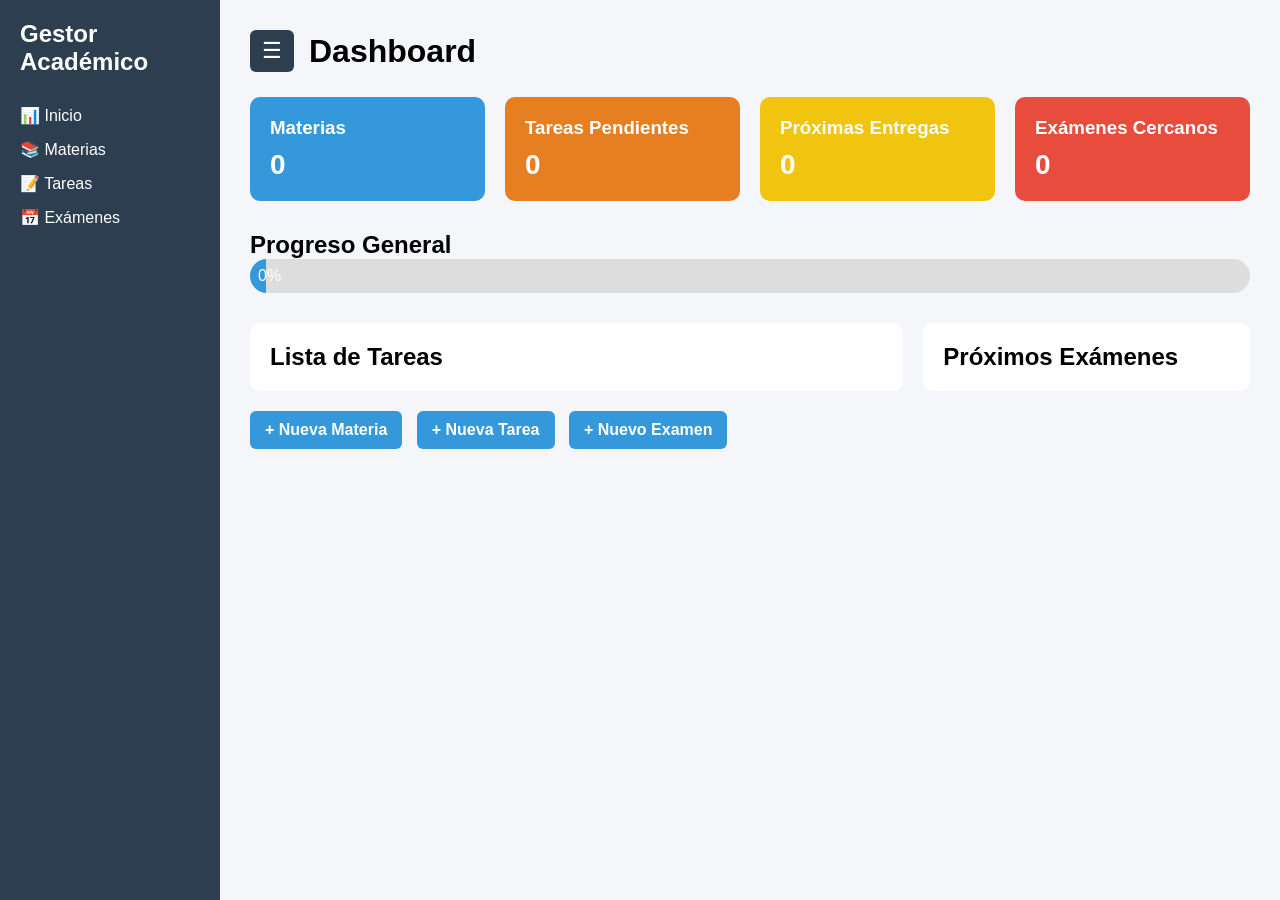
<file: index.html>
<!DOCTYPE html>
<html lang="es">
<head>
    <meta charset="UTF-8">
    <title>Gestor Académico</title>
    <link rel="stylesheet" href="styles.css">
</head>
<body>

<div class="container">

    <!-- Sidebar -->
    <aside class="sidebar">
        <h2>Gestor Académico</h2>
        <ul>
            <li><a href="index.html">📊 Inicio</a></li>
            <li><a href="materias.html">📚 Materias</a></li>
            <li><a href="tareas.html">📝 Tareas</a></li>
            <li><a href="examenes.html">📅 Exámenes</a></li>
        </ul>
    </aside>

    <!-- Main -->
    <main class="main">

        <div class="top-bar">
            <button class="menu-toggle" onclick="toggleMenu()">☰</button>
            <h1>Dashboard</h1>
        </div>

        <!-- Tarjetas resumen -->
        <div class="cards">
            <div class="card blue">
                <h3>Materias</h3>
                <p id="totalMaterias">0</p>
            </div>

            <div class="card orange">
                <h3>Tareas Pendientes</h3>
                <p id="tareasPendientes">0</p>
            </div>

            <div class="card yellow">
                <h3>Próximas Entregas</h3>
                <p id="proximasTareas">0</p>
            </div>

            <div class="card red">
                <h3>Exámenes Cercanos</h3>
                <p id="examenesCercanos">0</p>
            </div>
        </div>

        <!-- Progreso -->
        <div class="progress-container">
            <h2>Progreso General</h2>
            <div class="progress-bar">
                <div class="progress" id="barraProgreso">0%</div>
            </div>
        </div>

        <!-- Sección inferior -->
        <div class="bottom">

            <div class="tasks">
                <h2>Lista de Tareas</h2>
                <div id="listaDashboardTareas"></div>
            </div>

            <div class="exams">
                <h2>Próximos Exámenes</h2>
                <div id="listaDashboardExamenes"></div>
            </div>

        </div>

        <!-- BOTONES -->
        <div class="quick-access">
            <a href="materias.html" class="quick-btn">+ Nueva Materia</a>
            <a href="tareas.html" class="quick-btn">+ Nueva Tarea</a>
            <a href="examenes.html" class="quick-btn">+ Nuevo Examen</a>
        </div>

    </main>
</div>

<script src="app.js"></script>

</body>
</html>
</file>
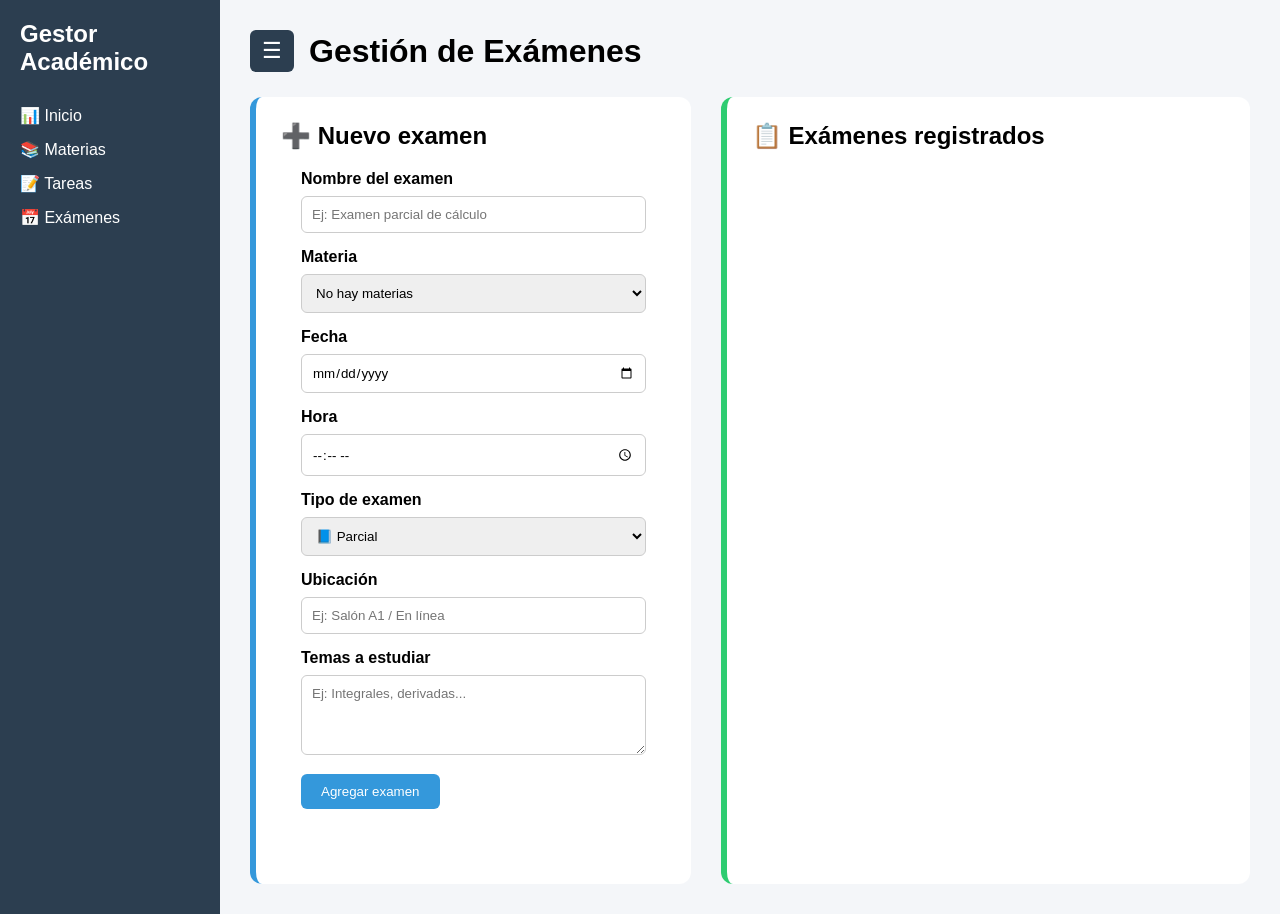
<file: examenes.html>
<!DOCTYPE html>
<html lang="es">
<head>
    <meta charset="UTF-8">
    <title>Exámenes</title>
    <link rel="stylesheet" href="styles.css">
</head>
<body>

<div class="container">

    <!-- Sidebar -->
    <aside class="sidebar">
        <h2>Gestor Académico</h2>
        <ul>
            <li><a href="index.html">📊 Inicio</a></li>
            <li><a href="materias.html">📚 Materias</a></li>
            <li><a href="tareas.html">📝 Tareas</a></li>
            <li><a href="examenes.html">📅 Exámenes</a></li>
        </ul>
    </aside>

    <!-- Main -->
    <main class="main">

        <div class="top-bar">
            <button class="menu-toggle" onclick="toggleMenu()">☰</button>
            <h1>Gestión de Exámenes</h1>
        </div>

        <div class="tareas-layout">

            <!-- FORMULARIO -->
            <div class="form-section">

                <h2>➕ Nuevo examen</h2>

                <div class="form">

                    <label>Nombre del examen</label>
                    <input type="text" id="nombreExamen" placeholder="Ej: Examen parcial de cálculo">

                    <label>Materia</label>
                    <!-- 🔥 CONECTADO A MATERIAS -->
                    <select id="materiaExamen"></select>

                    <label>Fecha</label>
                    <input type="date" id="fechaExamen">

                    <label>Hora</label>
                    <input type="time" id="horaExamen">

                    <label>Tipo de examen</label>
                    <select id="tipoExamen">
                        <option value="Parcial">📘 Parcial</option>
                        <option value="Final">🎓 Final</option>
                        <option value="Diagnóstico">📊 Diagnóstico</option>
                    </select>

                    <label>Ubicación</label>
                    <input type="text" id="ubicacionExamen" placeholder="Ej: Salón A1 / En línea">

                    <label>Temas a estudiar</label>
                    <textarea id="temasExamen" placeholder="Ej: Integrales, derivadas..."></textarea>

                    <button onclick="agregarExamen()">Agregar examen</button>

                </div>

            </div>

            <!-- LISTA -->
            <div class="lista-section">

                <h2>📋 Exámenes registrados</h2>

                <div id="listaExamenes"></div>

            </div>

        </div>

    </main>

</div>

<script src="app.js"></script>
</body>
</html>
</file>
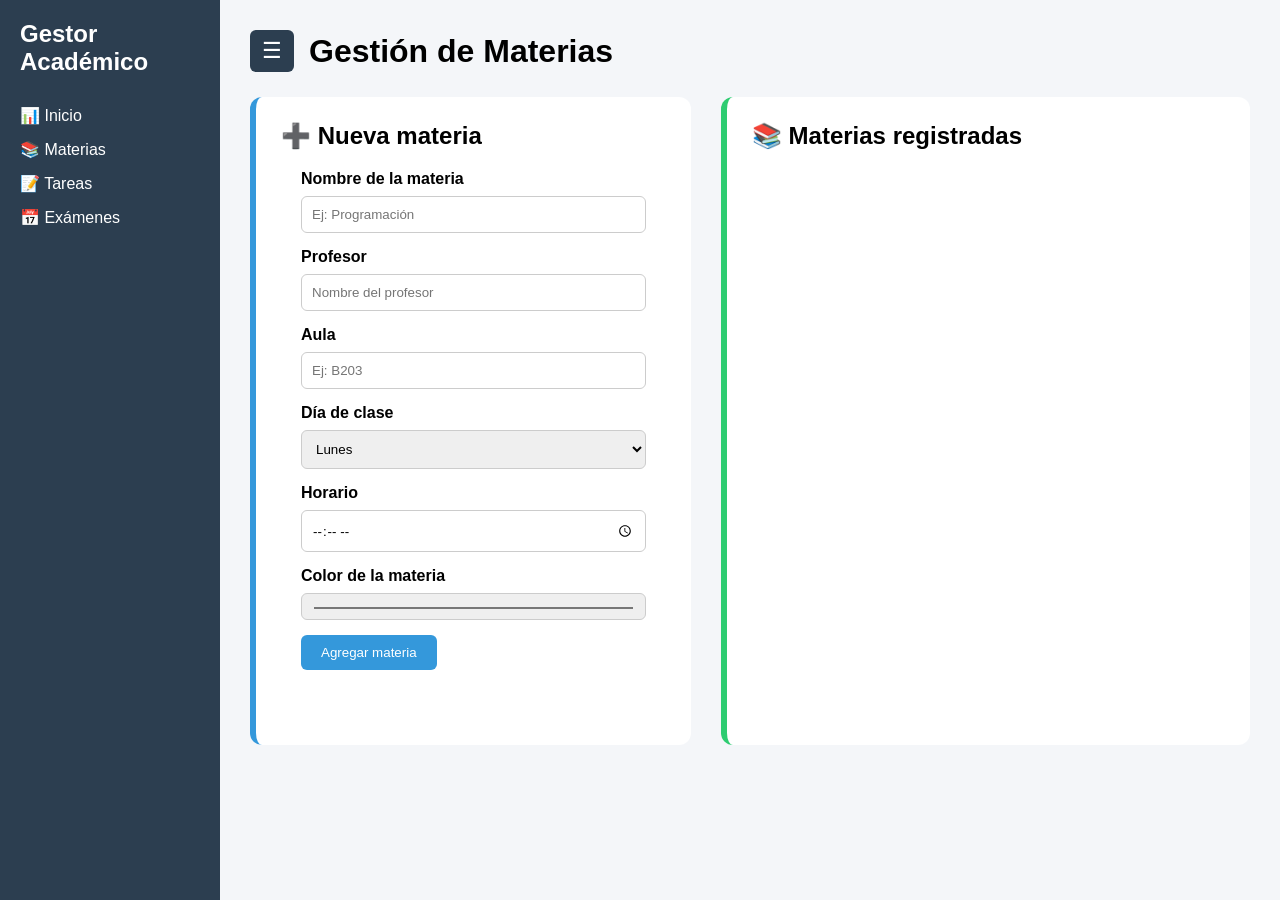
<file: materias.html>
<!DOCTYPE html>
<html lang="es">
<head>
<meta charset="UTF-8">
<title>Materias</title>
<link rel="stylesheet" href="styles.css">
</head>

<body>

<div class="container">

<!-- Sidebar -->
<aside class="sidebar">
<h2>Gestor Académico</h2>

<ul>
<li><a href="index.html">📊 Inicio</a></li>
<li><a href="materias.html">📚 Materias</a></li>
<li><a href="tareas.html">📝 Tareas</a></li>
<li><a href="examenes.html">📅 Exámenes</a></li>
</ul>

</aside>


<!-- Main -->
<main class="main">

<div class="top-bar">
<button class="menu-toggle" onclick="toggleMenu()">☰</button>
<h1>Gestión de Materias</h1>
</div>


<div class="tareas-layout">

<!-- FORMULARIO -->
<div class="form-section">

<h2>➕ Nueva materia</h2>

<div class="form">

<label>Nombre de la materia</label>
<input type="text" id="nombreMateria" placeholder="Ej: Programación">

<label>Profesor</label>
<input type="text" id="profesorMateria" placeholder="Nombre del profesor">

<label>Aula</label>
<input type="text" id="aulaMateria" placeholder="Ej: B203">

<label>Día de clase</label>
<select id="diaMateria">
<option value="Lunes">Lunes</option>
<option value="Martes">Martes</option>
<option value="Miércoles">Miércoles</option>
<option value="Jueves">Jueves</option>
<option value="Viernes">Viernes</option>
</select>

<label>Horario</label>
<input type="time" id="horaMateria">

<label>Color de la materia</label>
<input type="color" id="colorMateria">

<button onclick="agregarMateria()">Agregar materia</button>

</div>

</div>


<!-- LISTA -->
<div class="lista-section">

<h2>📚 Materias registradas</h2>

<div id="listaMaterias"></div>

</div>

</div>

</main>

</div>

<script src="app.js"></script>

</body>
</html>
</file>
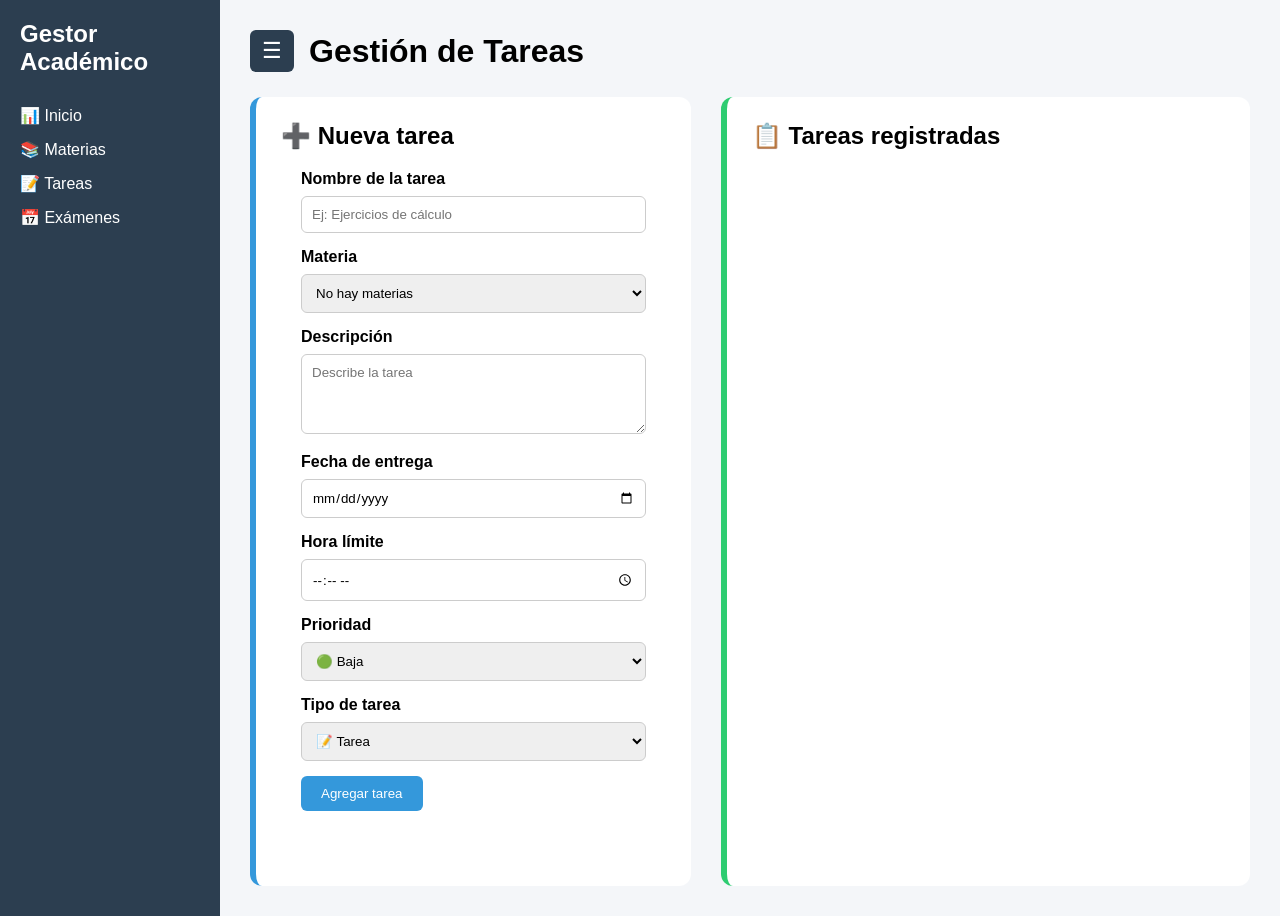
<file: tareas.html>
<!DOCTYPE html>
<html lang="es">
<head>
    <meta charset="UTF-8">
    <title>Tareas</title>
    <link rel="stylesheet" href="styles.css">
</head>
<body>

<div class="container">

    <!-- Sidebar -->
    <aside class="sidebar">
        <h2>Gestor Académico</h2>
        <ul>
            <li><a href="index.html">📊 Inicio</a></li>
            <li><a href="materias.html">📚 Materias</a></li>
            <li><a href="tareas.html">📝 Tareas</a></li>
            <li><a href="examenes.html">📅 Exámenes</a></li>
        </ul>
    </aside>

    <!-- Main -->
    <main class="main">

        <div class="top-bar">
            <button class="menu-toggle" onclick="toggleMenu()">☰</button>
            <h1>Gestión de Tareas</h1>
        </div>

        <div class="tareas-layout">

            <!-- FORMULARIO -->
            <div class="form-section">

                <h2>➕ Nueva tarea</h2>

                <div class="form">

                    <label>Nombre de la tarea</label>
                    <input type="text" id="nombreTarea" placeholder="Ej: Ejercicios de cálculo">

                    <label>Materia</label>
                    <!-- 🔥 CAMBIO IMPORTANTE -->
                    <select id="materiaTarea"></select>

                    <label>Descripción</label>
                    <textarea id="descripcionTarea" placeholder="Describe la tarea"></textarea>

                    <label>Fecha de entrega</label>
                    <input type="date" id="fechaTarea">

                    <label>Hora límite</label>
                    <input type="time" id="horaTarea">

                    <label>Prioridad</label>
                    <select id="prioridadTarea">
                        <option value="Baja">🟢 Baja</option>
                        <option value="Media">🟡 Media</option>
                        <option value="Alta">🔴 Alta</option>
                    </select>

                    <label>Tipo de tarea</label>
                    <select id="tipoTarea">
                        <option value="Tarea">📝 Tarea</option>
                        <option value="Proyecto">📦 Proyecto</option>
                        <option value="Investigación">📚 Investigación</option>
                    </select>

                    <button onclick="agregarTarea()">Agregar tarea</button>

                </div>

            </div>

            <!-- LISTA -->
            <div class="lista-section">

                <h2>📋 Tareas registradas</h2>

                <div id="listaTareas"></div>

            </div>

        </div>

    </main>

</div>

<script src="app.js"></script>
</body>
</html>
</file>
<file: styles.css>
* {
    margin: 0;
    padding: 0;
    box-sizing: border-box;
    font-family: Arial, sans-serif;
}

body {
    background-color: #f4f6f9;
}

.container {
    display: flex;
}

/* Sidebar */
.sidebar {
    width: 220px;
    background: #2c3e50;
    color: white;
    padding: 20px;
    min-height: 100vh;
    transition: 0.3s;
}

.sidebar.hidden {
    width: 0;
    padding: 0;
    overflow: hidden;
}

.sidebar h2 {
    margin-bottom: 30px;
}

.sidebar ul {
    list-style: none;
}

.sidebar li {
    margin: 15px 0;
    cursor: pointer;
}

/* Main */
.main {
    flex: 1;
    padding: 30px;
    transition: margin-left 0.3s ease;
}

.main.full {
    margin-left: -220px;
}

.cards {
    display: grid;
    grid-template-columns: repeat(4, 1fr);
    gap: 20px;
    margin: 20px 0;
}

.card {
    padding: 20px;
    border-radius: 10px;
    color: white;
}

.card h3 {
    margin-bottom: 10px;
}

.card p {
    font-size: 28px;
    font-weight: bold;
}

.blue { background: #3498db; }
.orange { background: #e67e22; }
.yellow { background: #f1c40f; }
.red { background: #e74c3c; }

/* Progreso */
.progress-container {
    margin: 30px 0;
}

.progress-bar {
    background: #ddd;
    border-radius: 20px;
    overflow: hidden;
}

.progress {
    background: #3498db;
    color: white;
    text-align: center;
    padding: 8px;
}

/* Sección inferior */
.bottom {
    display: grid;
    grid-template-columns: 2fr 1fr;
    gap: 20px;
}

.tasks, .exams {
    background: white;
    padding: 20px;
    border-radius: 10px;
}

.task {
    display: flex;
    justify-content: space-between;
    margin: 15px 0;
}

.badge {
    padding: 5px 10px;
    border-radius: 8px;
    font-size: 14px;
    color: white;
}

.yellow-badge { background: #f39c12; }
.red-badge { background: #e74c3c; }
.green-badge { background: #27ae60; }

.exam {
    margin: 15px 0;
}

.quick-access {
    margin: 20px 0 30px 0;
}

.quick-btn {
    display: inline-block;
    padding: 10px 15px;
    margin-right: 10px;
    background-color: #3498db;
    color: white;
    text-decoration: none;
    border-radius: 6px;
    font-weight: bold;
    transition: 0.2s ease;
}

.quick-btn:hover {
    background-color: #2980b9;
}

.sidebar a {
    color: white;
    text-decoration: none;
}

.sidebar a:hover {
    text-decoration: underline;
}

.form button {
    padding: 8px 15px;
    border: none;
    border-radius: 6px;
    background: #3498db;
    color: white;
    cursor: pointer;
}

.form button:hover {
    background: #2980b9;
}

.item button {
    float: right;
    background: #e74c3c;
    border: none;
    color: white;
    padding: 5px 8px;
    border-radius: 6px;
    cursor: pointer;
}

/* Barra superior */
.top-bar {
    display: flex;
    align-items: center;
    gap: 15px;
    margin-bottom: 25px;
}

/* Botón del menú */
.menu-toggle {
    font-size: 22px;
    background: #2c3e50;
    color: white;
    border: none;
    padding: 8px 12px;
    border-radius: 6px;
    cursor: pointer;
    transition: 0.3s;
}

.menu-toggle:hover {
    background: #1a252f;
}

/* FORMULARIO MEJORADO */

.form {
    background: white;
    padding: 20px;
    border-radius: 10px;
    margin-bottom: 30px;
}

.form input,
.form select,
.form textarea {
    width: 100%;
    padding: 10px;
    margin: 8px 0 15px 0;
    border-radius: 6px;
    border: 1px solid #ccc;
}

.form textarea {
    resize: vertical;
    height: 80px;
}

.form label {
    font-weight: bold;
}

.form button {
    padding: 10px 20px;
    border: none;
    border-radius: 6px;
    background: #3498db;
    color: white;
    cursor: pointer;
}

.form button:hover {
    background: #2980b9;
}

/* LAYOUT DE TAREAS */

.tareas-layout{
    display: grid;
    grid-template-columns: 1fr 1.2fr;
    gap: 30px;
    margin-top: 20px;
}

/* SECCION FORMULARIO */

.form-section{
    background: #ffffff;
    padding: 25px;
    border-radius: 12px;
    border-left: 6px solid #3498db;
}

/* SECCION LISTA */

.lista-section{
    background: #ffffff;
    padding: 25px;
    border-radius: 12px;
    border-left: 6px solid #2ecc71;
}

/* TARJETAS DE TAREAS */

#listaTareas .item{
    background: #f8f9fb;
    border-radius: 10px;
    padding: 15px;
    margin-bottom: 15px;
    border-left: 5px solid #3498db;
    transition: 0.2s;
}

#listaTareas .item:hover{
    transform: scale(1.02);
}

/* BOTON ELIMINAR */

#listaTareas button{
    background: #e74c3c;
    border: none;
    color: white;
    padding: 6px 10px;
    border-radius: 6px;
    cursor: pointer;
}

#listaTareas button:hover{
    background: #c0392b;
}

/* ===================== */
/* ESTADOS DE PRIORIDAD */
/* ===================== */

.item.alta {
    border-left: 6px solid #ff4d4d;
}

.item.media {
    border-left: 6px solid #ffc107;
}

.item.baja {
    border-left: 6px solid #4caf50;
}

/* ===================== */
/* TAREA COMPLETADA */
/* ===================== */

.item.completada {
    opacity: 0.6;
    text-decoration: line-through;
}

/* ===================== */
/* BOTONES */
/* ===================== */

.acciones {
    margin-top: 10px;
}

.acciones button {
    margin-right: 5px;
    padding: 5px 10px;
    border: none;
    border-radius: 6px;
    cursor: pointer;
}

.acciones button:hover {
    opacity: 0.8;
}

/* BADGES DE ALERTAS */

.badge {
    padding: 5px 10px;
    border-radius: 8px;
    font-size: 12px;
    color: white;
}

.red-badge {
    background-color: #e74c3c;
}

.orange-badge {
    background-color: #e67e22;
}

.yellow-badge {
    background-color: #f1c40f;
    color: black;
}
</file>
